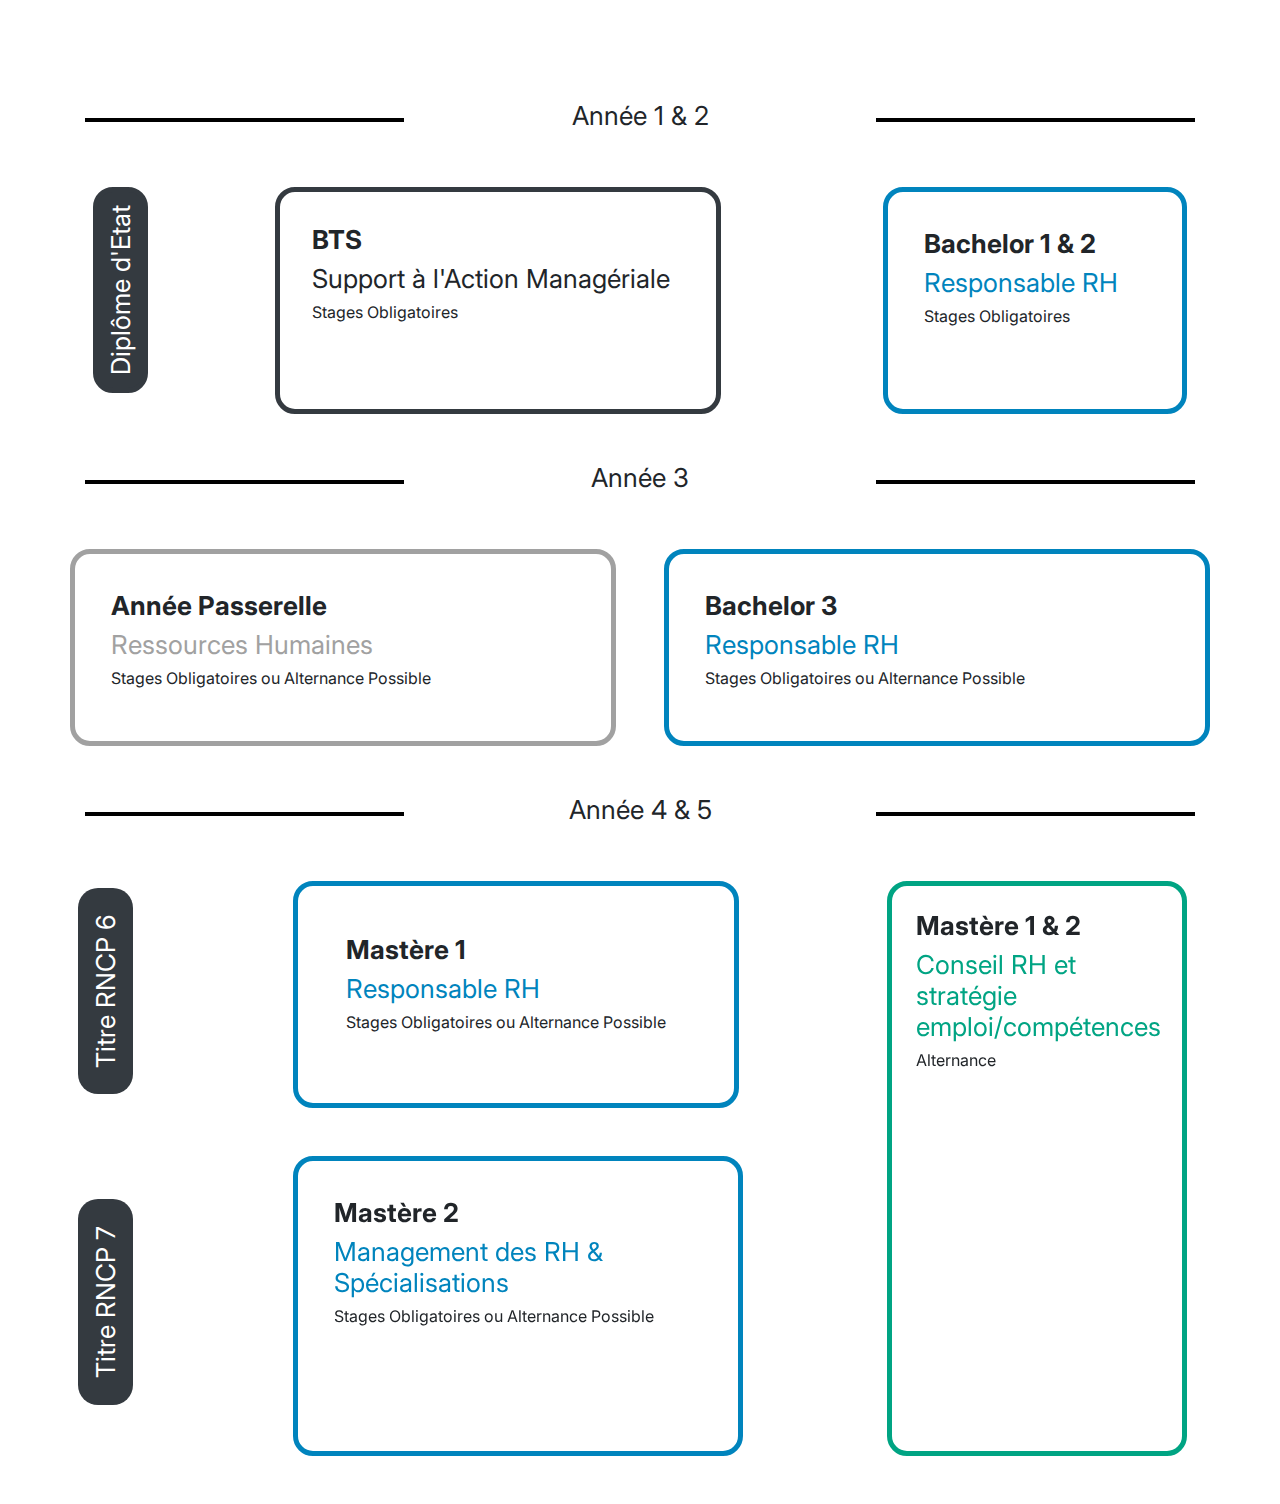
<file: index.html>
<!DOCTYPE html>
<html lang="en">

<head>
    <meta charset="UTF-8" />
    <meta name="viewport" content="width=device-width, initial-scale=1.0" />
    <title>Schéma d'étude</title>
    <link rel="stylesheet" href="style.css" />
    <link rel="stylesheet" href="https://stackpath.bootstrapcdn.com/bootstrap/4.5.2/css/bootstrap.min.css">
</head>

<body>
    <header></header>
    <main class="col">
        <!-- Container 1 -->
        <article>
            <section>
                <div class="container">
                    <!-- Le display flex permet d'aligné la barre ainsi que les années -->
                    <header class="d-flex align-items-center">
                        <div class="divider"> </div>
                        <h3 class="dates text-center flex-grow-1">Année 1 & 2</h3>
                        <div class="divider"> </div>
                    </header>
                    <!-- le row a été créé afin de suivre la structure de grille de boostrap my et mx sont des margins pour aéré l'ensemble et le md sont défini les écrans medium  -->
                    <!-- group permet de prendre la relève pour la version mobile et ainsi retirer le display flex afin d'avoir les éléments en vertical -->
                    <!-- custom_case_container en version mobile permet d'aranger les éléments sur plusieurs lignes si besoin -->
                    <div class="group row my-md-5 mx-md-2 custom_case_container">
                        <div class="col-sm-12 col-md p-0 d-sm-flex">
                            <div class="title-first-section col-2 p-0">
                                <!-- title permet d'écrire de façon vertical... -->
                                <h4
                                    class="title text-center border-dark bg-dark text-white justify-content-center d-flex align-items-center">
                                    Diplôme d'Etat</h4>
                            </div>
                            <!-- content-block est utiliser dans la version mobile afin de retirer le padding -->
                            <div class="content-block col-sm-12 col-md p-md-0">
                                <div class="space-case border border-2 border-dark custom_case">
                                    <h3 class="font-weight-bold">BTS</h3>
                                    <h4>Support à l'Action Managériale</h4>
                                    <p>Stages Obligatoires</p>
                                </div>
                            </div>
                            <div class="content-block col-sm-12 col-md d-md-flex justify-content-md-end p-md-0">
                                <div class="space-case border border-primary custom_case_bachelor">
                                    <h3 class="font-weight-bold">Bachelor 1 & 2</h3>
                                    <h4 class="text_primary">Responsable RH</h4>
                                    <p>Stages Obligatoires</p>
                                </div>
                            </div>
                        </div>
                    </div>
            </section>
        </article>
        <!-- Container 2 -->
        <article>
            <section>
                <div class="container">
                    <header class="d-flex align-items-center">
                        <div class="divider"></div>
                        <!-- dates et dates 3 sont utiliser dans la version mobile afin d'aéré le h3 des années -->
                        <h3 class="dates dates3 text-center flex-grow-1">Année 3</h3>
                        <div class="divider"></div>
                    </header>
                    <div class="row my-5">
                        <div class="col-sm-12 col-md p-0">
                            <!-- space-case est utiliser dans la version mobile afin de placer les éléments à gauche-->
                            <div class="space-case border border-grey custom_case_3_years">
                                <h3 class="font-weight-bold">Année Passerelle</h3>
                                <h4 class="text_grey">Ressources Humaines</h4>
                                <p>Stages Obligatoires ou Alternance Possible</p>
                            </div>
                        </div>
                        <div class="col-sm-12 col-md ml-md-5 p-0">
                            <div class="space-case border border-primary custom_case_3_years">
                                <h3 class="font-weight-bold">Bachelor 3</h3>
                                <h4 class="text_primary">Responsable RH</h4>
                                <p>Stages Obligatoires ou Alternance Possible</p>
                            </div>
                        </div>
                    </div>
                </div>
            </section>
        </article>
        <!-- Container 3 -->
        <article>
            <section>
                <div class="container">
                    <header class="d-flex align-items-center">
                        <div class="divider"></div>
                        <!-- dates et dates 45 sont utiliser dans la version mobile afin d'aéré le h3 des années -->
                        <h3 class="dates dates45 text-center flex-grow-1">Année 4 & 5</h3>
                        <div class="divider"></div>
                    </header>
                    <div class="row my-md-5 mx-md-2">
                        <div class="content-block-master col-sm-12 col-md d-flex p-0">
                            <div class="row align-items-center custom_case_container">
                                <!-- Titre 6 -->
                                <div class="col-sm-12 col-md d-flex p-0 align-items-center">
                                    <!-- title-rncp6 et title-rncp7 sont utiliser dans la version mobile afin de remettre en horizontal les titres et de les placer -->
                                    <h4
                                        class="title title-rncp6 text-center bg-dark text-white justify-content-center d-flex align-items-center">
                                        Titre
                                        RNCP 6
                                    </h4>
                                    <!-- section-master en version medium permet d'ajouter un margin à gauche et dans la version mobile de retirer tous les margin gauche -->
                                    <div class="space-case border border-primary custom_case p-5 section-master">
                                        <h3 class="font-weight-bold">Mastère 1</h3>
                                        <h4 class="text_primary">Responsable RH</h4>
                                        <p>Stages Obligatoires ou Alternance Possible</p>
                                    </div>
                                </div>
                                <div
                                    class="space-case border border-success custom_case d-block d-md-none section-master">
                                    <!-- N'apparait pas si au-dessus de écran très petits (xs) -->
                                    <h3 class="font-weight-bold">Mastère 1</h3>
                                    <h4 class="text_success">Conseil RH et stratégie emploi/compétences</h4>
                                    <p>Alternance</p>
                                </div>
                                <!-- Titre 7 -->
                                <div class="col-sm-12 col-md d-flex p-0 align-items-center mt-5">
                                    <h4
                                        class="title title-rncp7 text-center bg-dark text-white d-flex justify-content-center align-items-center">
                                        Titre
                                        RNCP 7
                                    </h4>
                                    <!-- Rotating card -->
                                    <div class="card-flip d-flex align-items-center section-master">
                                        <!-- Pour l'animation (partie "FLIP CARD dans le fichier.css") -->
                                        <div class="card-front">
                                            <div class="card-body-front border border-primary custom_case_flip">
                                                <h3 class="font-weight-bold">Mastère 2</h3>
                                                <h4 class="text_primary">Management des RH & Spécialisations</h4>
                                                <p>Stages Obligatoires ou Alternance Possible</p>
                                            </div>
                                        </div>
                                        <div class="card-back">
                                            <div
                                                class="card-body-back border border-primary custom_case_flip card_back ">
                                                <div class="d-flex">
                                                    <h3 class="font-weight-bold">Mastère 2</h3>
                                                    <h4 div="col-sm-4"> - Management RH</h4>
                                                </div>
                                                <h4 class="text_primary">Spécialisations :</h4>
                                                <li>RH et relations sociales</li>
                                                <li>Mobilité internationale</li>
                                                <li>Rémunération et avantage sociaux</li>
                                                <li>Gestion RH de la diversité et du handicap</li>
                                                <li>RH et intelligence artificielle</li>
                                            </div>
                                        </div>
                                    </div>
                                    <!-- End rotating card -->
                                </div>
                            </div>
                        </div>
                        <!-- Mastère -->
                        <div class="col-12 col-md-4 p-0 d-flex justify-content-end">
                            <!-- La div sera caché en général mais devient un display:block en version sm -->
                            <div class="border border-success custom_case_green h-100 d-none d-sm-block p-4">
                                <!-- Cacher si taille xs -->
                                <h3 class="space-case font-weight-bold">Mastère 1 & 2</h3>
                                <h4 class="text_success">Conseil RH et stratégie emploi/compétences</h4>
                                <p>Alternance</p>
                            </div>
                            <!-- La div est visible en général mais devient un display:none en version medium -->
                            <div class="box-master space-case border border-success custom_case  d-block d-md-none">
                                <!-- N'apparait pas si au-dessus de écran très petits (xs) -->
                                <h3 class="font-weight-bold">Mastère 2</h3>
                                <h4 class="text_success">Conseil RH et stratégie emploi/compétences</h4>
                                <p>Alternance</p>
                            </div>
                        </div>
                    </div>
                </div>
            </section>
        </article>
    </main>
    <footer></footer>
</body>

</html>
</file>
<file: style.css>
@import url('https://fonts.googleapis.com/css2?family=Inter&display=swap');

* {
    margin: 0;
    padding: 0;
}

html {
    margin: 100px auto auto auto;
}

header {
    display: flex;
}


h3, h4 {
    font-family: 'Inter', sans-serif !important;
    font-size: 26px !important;
    font-weight: 400 !important;
    line-height: 31px !important;
    letter-spacing: 0em !important;
    text-align: left !important;
}

.custom_case {
    padding-left: 2em;
    padding-top: 2em;
}

body .border {
    border: 5px solid #dee2e6 !important;
}

body .border-primary {
    border: 5px solid #0084BD !important;
}

body .border-dark {
    border: 5px solid #343a40 !important;
}

body .border-success {
    border: 5px solid #00A483 !important;
}

body .border-grey {
    border: 5px solid #A1A1A1 !important;
}

body .text_success {
    color: #00A483 !important;
}

body .text_primary {
    color: #0084BD;
}

body .text_grey {
    color: #A1A1A1;
}

.title {
    writing-mode: vertical-rl;
    text-orientation: mixed;
    white-space: nowrap;
    transform: rotate(180deg);
    width: 55px;
    height: 206px;
    padding: 24px, 12px, 24px, 12px;
    border-radius: 20px;
}

p {
    font-family: 'Inter', sans-serif;
    font-size: 16px;
    font-weight: 400;
    line-height: 21px;
    letter-spacing: 0em;
    text-align: left;
}

.divider {
    height: 4px;
    width: 319px;
    background-color: black;
}

.section-master {
    margin-left: 10em;
}

/* Case universelle */

.custom_case {
    width: 446px;
    height: 227px;
    border-radius: 20px;
    border: 4px;
}

.custom_case_container {
    flex-wrap: nowrap;
}

/* Case 1 & 2 années */

.custom_case_bachelor {
    width: 304px;
    height: 227px;
    padding: 36px;
    border-radius: 20px;
    border: 4px;
}

/* Case année 3 */

.custom_case_3_years {
    padding: 36px;
    border-radius: 20px;
    border: 4px;
}

/* Case 4 & 5 années */

.custom_case_green {
    width: 300px;
    height: 509px;
    padding: 36px;
    border-radius: 20px;
    border: 4px;
}

/* Case de la carte flip */

.custom_case_flip {
    height: 300px;
    width: 450px;
    padding-left: 36px;
    padding-top: 36px;
    border-radius: 20px;
    border: 4px;
}

/* FLIP CARD */
/* En passant la souris sur la carte voulu, elle se cache et fait apparaitre après de léger miliseconde une autre div qui comporte la carte-back qui sera en position absolue afin d'être placer au même endroit que la carte-front
Pour l'effet de rotation gauche droite, j'ai utilisé rotateY */

.card-flip>div {
    backface-visibility: hidden;
    transition: transform 300ms;
    transition-timing-function: linear;
    width: 100%;
    height: 100%;
    /* display: flex; */
}

.card-front {
    transform: rotateY(0deg);
}

.card-back {
    transform: rotateY(180deg);
    position: absolute;
    top: 0;
}

.card-flip:hover .card-front {
    transform: rotateY(-180deg);
}

.card-flip:hover .card-back {
    transform: rotateY(0deg);
}


@media (max-width:500px) {
    .title {
        border-radius: 20px;
        padding: 24px 12px;
    }

    .container,
    .group {
        margin: 0 !important;
        display: block !important;
    }

    .container .space-case {
        padding: 1.5em !important;
        align-items: flex-start !important;
        margin-bottom: 1em !important;
        height: auto;

    }

    .title-rncp6,
    .title-rncp7 {
        position: relative;
        left: 8.1em;
        transform: rotate(-90deg);
        margin-bottom: -50px;
        margin-left: -29px;
    }

    .title-rncp6 {
        margin-top: -50px;
    }

    .title-rncp7 {
        margin-top: -30px;
    }

    .dates3,
    .dates45 {
        padding: 1em 0;
    }


    .box-master {
        margin-top: 1em;
    }

    .container .mb-3 {
        margin: 0rem !important;
    }

    .content-block {
        padding: 0 !important;
    }

    body .content-block-master .d-flex {
        /* Change la disposition des blocks */
        display: inline-block !important;
    }

    .container .m-5 {
        margin: 0rem !important;
    }

    .dates {
        width: 215%;
    }

    .container .mt-5,
    .container .my-5 {
        margin: 0 !important
    }

    .custom_case_bachelor {
        padding: 0;
    }

    .custom_case_container {
        margin-right: 0px !important;
        margin-left: 0px !important;
    }

    .custom_case,
    .custom_case_flip {
        width: 100%;
    }

    .title-first-section {
        margin-left: auto !important;
        margin-right: auto !important;
        margin-bottom: -50px !important;
        transform: rotate(90deg);
    }

    /* Case universelle */
    .custom_case_bachelor,
    .custom_case_3_years,
    .custom_case_green {
        display: flex;
        width: 100%;
        flex-direction: column;
        align-items: center;
        height: auto;
    }

    .card-back {
        top: 130px;
        padding-bottom: 36px;
    }

    .section-master {
    margin-left: 0;
}
}
</file>
